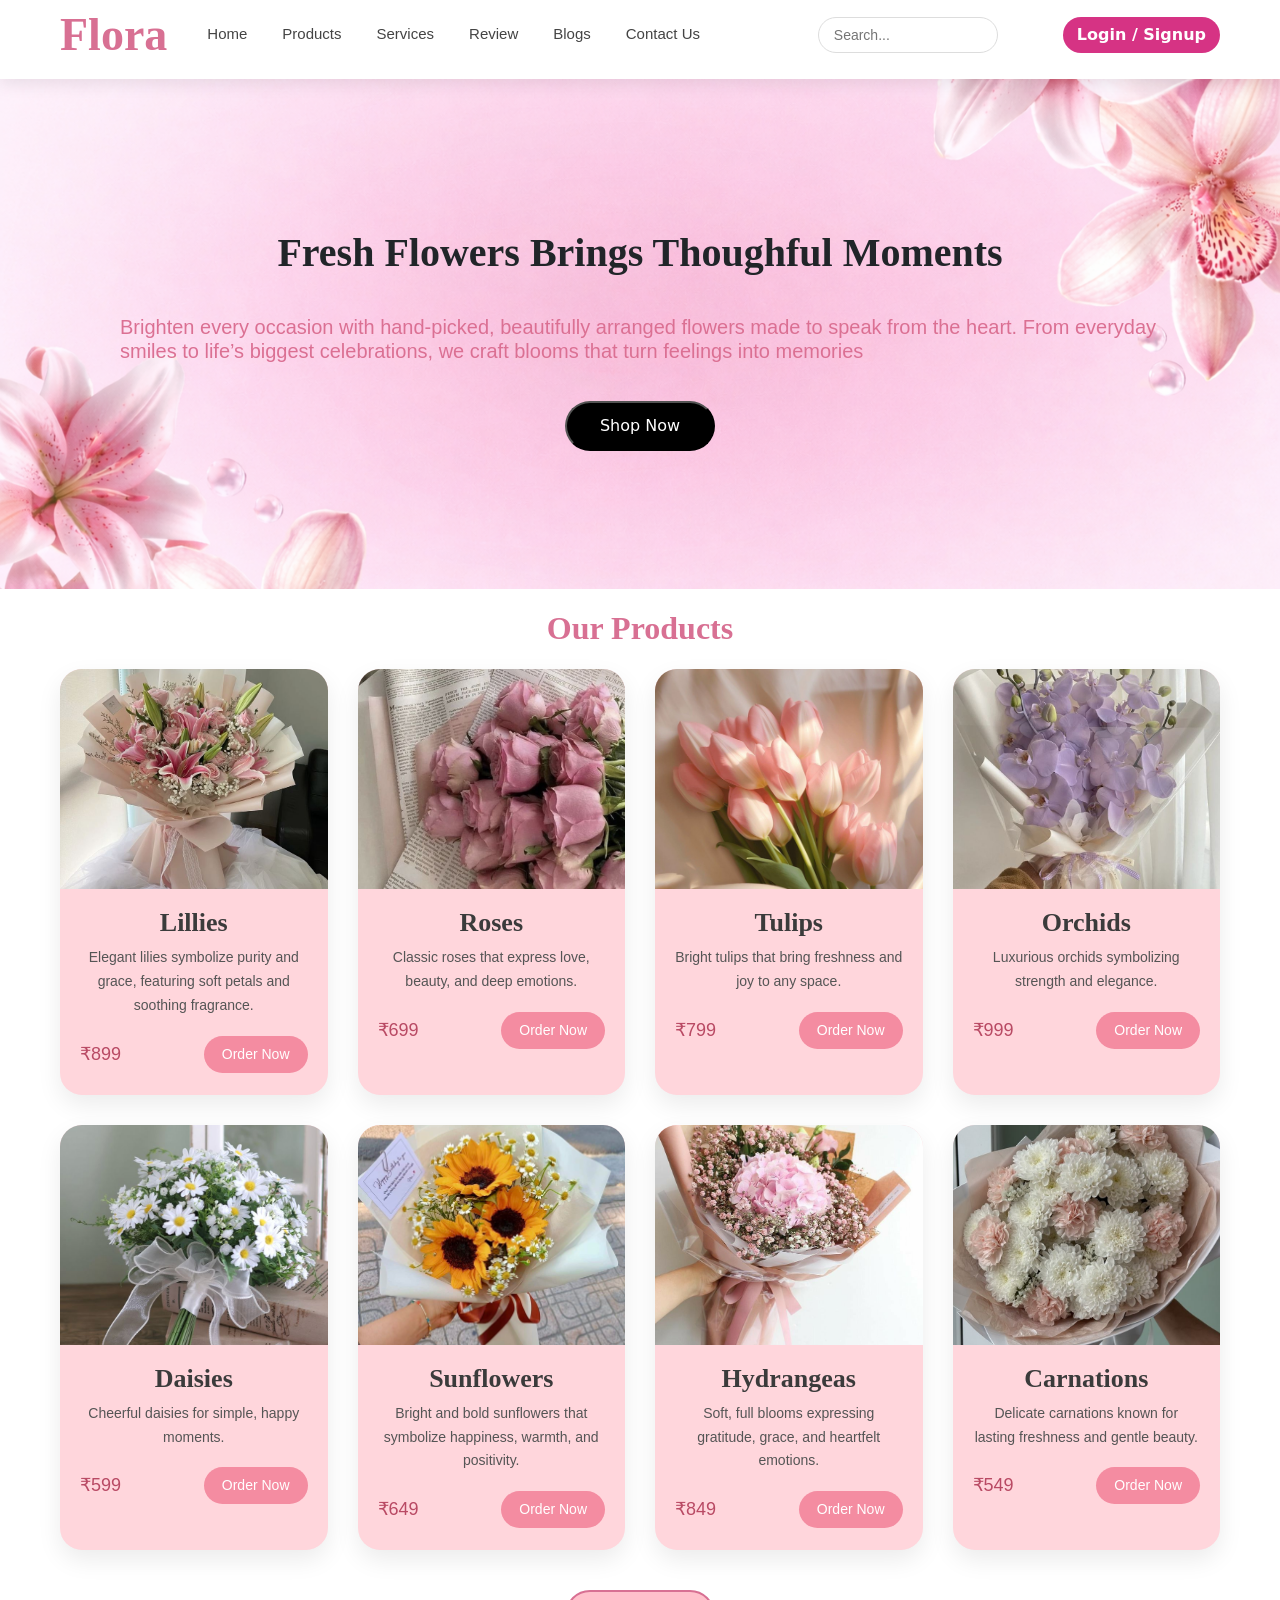
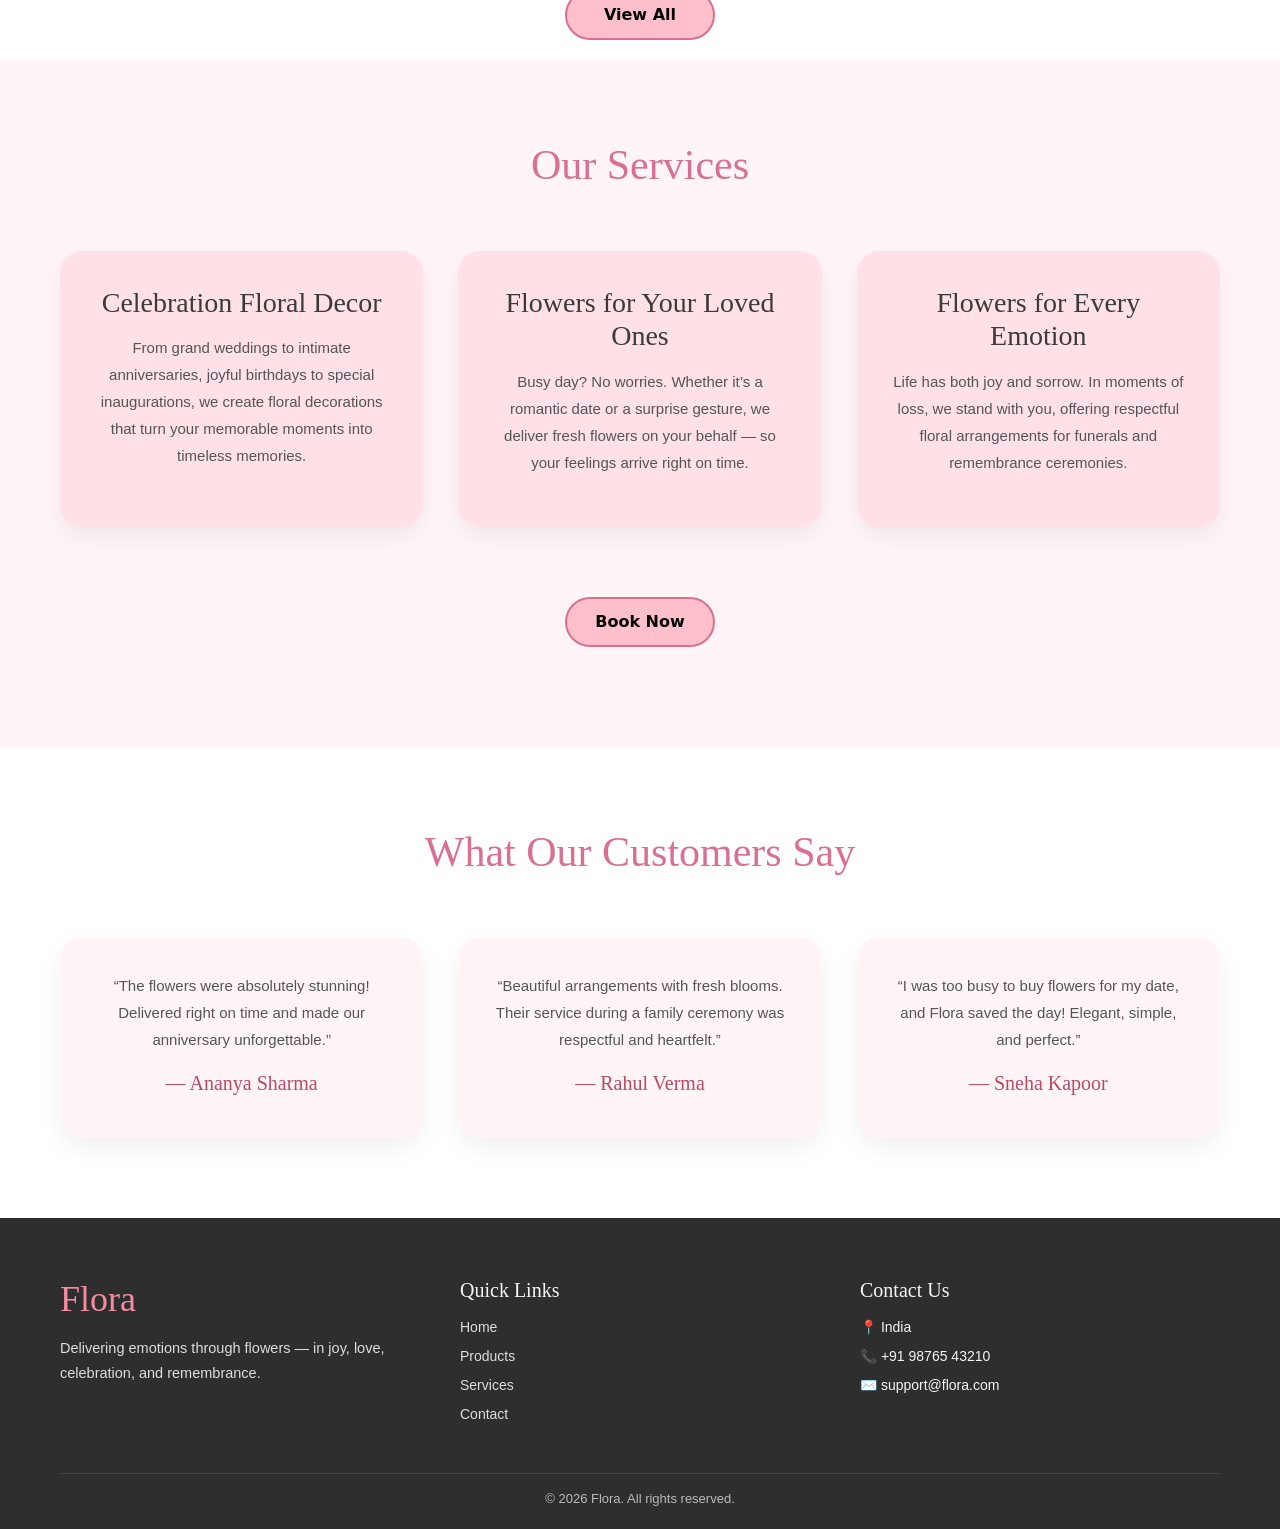
<file: index.html>
<!-- //original -->
<!DOCTYPE html>
<html lang="en">
<head>
    <meta charset="UTF-8">
    <meta name="viewport" content="width=device-width, initial-scale=1.0">
    <title>Document</title>
    
    <!-- bootstrap -->
    <link href="https://cdn.jsdelivr.net/npm/bootstrap@5.3.8/dist/css/bootstrap.min.css" rel="stylesheet" integrity="sha384-sRIl4kxILFvY47J16cr9ZwB07vP4J8+LH7qKQnuqkuIAvNWLzeN8tE5YBujZqJLB" crossorigin="anonymous">
    <link rel="stylesheet" href="./style.css">
</head>
<body>
    <!-- navbar -->
    <div class="my-navbar">
        <nav class="custom-nav">
            <div id="heading">
                <b>Flora</b>
            </div>
   <div class="nav-links">
    <a href="#home" class="nav-a">Home</a>
    <a href="#products" class="nav-a">Products</a>
    <a href="#services" class="nav-a">Services</a>
    <a href="#reviews" class="nav-a">Review</a>
    <a href="./blog.html" class="nav-a">Blogs</a>
    <a href="#footer" class="nav-a">Contact Us</a>
</div>


            <div class="search-bar">
                <input type="text" id="searchInput" placeholder="Search..." />

            </div>
            <div class="cart-profile">
                <button id="authBtn" class="auth-btn" onclick="openAuthModal()">
                        Login / Signup
                </button>

                <div id="profileIcon" style="display:none;">
                    <img src="images/profile.png" height="30px" alt="">
                </div>
            </div>
            
            
        </nav>
    </div>
    <!-- login/signup model-->
<div id="authModal" class="order-modal">
  <div class="order-box">
    <span class="close-btn" onclick="closeAuthModal()">×</span>

    <h2 id="authTitle">Login</h2>

    <form id="authForm" onsubmit="return handleAuth()">

      <input type="text" id="authName" placeholder="Full Name (Signup only)" style="display:none;">

      <input type="email" id="authEmail" placeholder="Email">

      <input type="password" id="authPassword" placeholder="Password">

      <button type="submit" class="submit-btn">Continue</button>

      <p style="text-align:center; margin-top:10px;">
        <span id="toggleText">New here?</span>
        <a href="#" onclick="toggleAuthMode()"> Signup</a>
      </p>

    </form>
  </div>
</div>

    <!-- herosection -->
     <div class="outer-hero">
       <div class="inner-hero">
            <h1 id="hero-main"><b>Fresh Flowers Brings Thoughful Moments</b></h1></div>   
            <div><h5 id="hero-secondary">Brighten every occasion with hand-picked, beautifully arranged flowers made to speak from the heart. From everyday smiles to life’s biggest celebrations, we craft blooms that turn feelings into memories</h3>
         </div>
        <a href="./products.html">
            <button id="hero-button">Shop Now</button>
        </a>
    </div>
    
    <!-- products section -->
     
    <div id="products"><b>Our Products</b></div>

<div id="all-products">

    <div class="flower-card">
        <img src="images/pink-lillies.jpg" alt="Lillies Bouquet">
        <div class="card-content">
            <h3>Lillies</h3>
            <p>Elegant lilies symbolize purity and grace, featuring soft petals and soothing fragrance.</p>
            <div class="card-footer">
                <span class="price">₹899</span>
        <button class="buy-btn" onclick="openOrderForm('Lillies')">Order Now</button>
            </div>
        </div>
    </div>

    <div class="flower-card">
        <img src="images/pink-roses.jpg" alt="Lillies Bouquet">
        <div class="card-content">
            <h3>Roses</h3>
            <p>Classic roses that express love, beauty, and deep emotions.</p>
            <div class="card-footer">
                <span class="price">₹699</span>
                <button class="buy-btn">Order Now</button>
            </div>
        </div>
    </div>

    <div class="flower-card">
        <img src="images/pink-tulips.jpg" alt="Tulips Bouquet">
        <div class="card-content">
            <h3>Tulips</h3>
            <p>Bright tulips that bring freshness and joy to any space.</p>
            <div class="card-footer">
                <span class="price">₹799</span>
                <button class="buy-btn">Order Now</button>
            </div>
        </div>
    </div>

    <div class="flower-card">
        <img src="images/orchids.jpg" alt="Orchids Bouquet">
        <div class="card-content">
            <h3>Orchids</h3>
            <p>Luxurious orchids symbolizing strength and elegance.</p>
            <div class="card-footer">
                <span class="price">₹999</span>
                <button class="buy-btn">Order Now</button>
            </div>
        </div>
    </div>

    <div class="flower-card">
        <img src="images/daisies.jpg" alt="Daisies Bouquet">
        <div class="card-content">
            <h3>Daisies</h3>
            <p>Cheerful daisies for simple, happy moments.</p>
            <div class="card-footer">
                <span class="price">₹599</span>
                <button class="buy-btn">Order Now</button>
            </div>
        </div>
    </div>
    <div class="flower-card">
    <img src="images/sunflowers.jpg" alt="Sunflowers Bouquet">
    <div class="card-content">
        <h3>Sunflowers</h3>
        <p>Bright and bold sunflowers that symbolize happiness, warmth, and positivity.</p>
        <div class="card-footer">
            <span class="price">₹649</span>
            <button class="buy-btn">Order Now</button>
        </div>
    </div>
</div>

<div class="flower-card">
    <img src="images/Hydrangeas.jpg" alt="Hydrangea Bouquet">
    <div class="card-content">
        <h3>Hydrangeas</h3>
        <p>Soft, full blooms expressing gratitude, grace, and heartfelt emotions.</p>
        <div class="card-footer">
            <span class="price">₹849</span>
            <button class="buy-btn">Order Now</button>
        </div>
    </div>
</div>

<div class="flower-card">
    <img src="images/Chrysanthemums.jpg" alt="Carnations Bouquet">
    <div class="card-content">
        <h3>Carnations</h3>
        <p>Delicate carnations known for lasting freshness and gentle beauty.</p>
        <div class="card-footer">
            <span class="price">₹549</span>
            <button class="buy-btn">Order Now</button>
        </div>
    </div>
</div>


</div>
<div class="text-center">
  <a href="./products.html">
    <button class="product-button"><b>View All</b></button>
  </a>
</div>

<!-- floral form section -->
<!-- Order Form Modal -->
<div id="orderModal" class="order-modal">
  <div class="order-box">
    <span class="close-btn" onclick="closeOrderForm()">×</span>

    <h2>Order Flowers</h2>

    <form id="orderForm" onsubmit="return validateOrderForm()">

      <label>Selected Flower</label>
      <input type="text" id="productName" readonly>

      <label>Your Name</label>
      <input type="text" id="customerName" placeholder="Enter your name">

      <label>Phone Number</label>
      <input type="tel" id="phone" placeholder="10-digit mobile number">

      <label>Delivery Address</label>
      <textarea id="address" placeholder="Enter delivery address"></textarea>

      <label>Quantity</label>
      <input type="number" id="quantity" min="1" value="1">

      <button type="submit" class="submit-btn">Place Order</button>

    </form>
  </div>
</div>


<!-- services section -->
<section id="services">
    <h2 class="section-title">Our Services</h2>

    <div class="services-container">

        <div class="service-card">
            <h3>Celebration Floral Decor</h3>
            <p>
                From grand weddings to intimate anniversaries, joyful birthdays to special inaugurations,
                we create floral decorations that turn your memorable moments into timeless memories.
            </p>
        </div>

        <div class="service-card">
            <h3>Flowers for Your Loved Ones</h3>
            <p>
                Busy day? No worries. Whether it’s a romantic date or a surprise gesture,
                we deliver fresh flowers on your behalf — so your feelings arrive right on time.
            </p>
        </div>

        <div class="service-card">
            <h3>Flowers for Every Emotion</h3>
            <p>
                Life has both joy and sorrow. In moments of loss, we stand with you,
                offering respectful floral arrangements for funerals and remembrance ceremonies.
            </p>
        </div>

    </div>
    <div class="text-center" style="margin-top:30px;">
        <button class="product-button" onclick="openServiceForm()">
            <b>Book Now</b>
        </button>
    </div>

</section>

<!-- service booking form -->
 
<div id="serviceModal" class="order-modal">
  <div class="order-box">
    <span class="close-btn" onclick="closeServiceForm()">×</span>

    <h2>Book Our Floral Services</h2>

    <form id="serviceForm" onsubmit="return validateServiceForm()">

      <label>Type of Function</label>
      <input type="text" id="functionType" placeholder="Wedding, Birthday, Anniversary">

      <label>Color Theme</label>
      <input type="text" id="colorTheme" placeholder="Pink, White, Pastel, Mixed">

      <label>Seasonal Flowers</label>
      <select id="seasonal">
        <option value="">Select</option>
        <option>Yes</option>
        <option>No</option>
      </select>

      <label>Type of Flowers</label>
      <input type="text" id="flowerType" placeholder="Roses, Orchids, Mixed">

      <label>Estimated Budget (₹)</label>
      <input type="number" id="budget" placeholder="Enter your budget">

      <label>Quantity Required</label>
      <input type="number" id="serviceQty" min="1">

      <label>Contact Name</label>
      <input type="text" id="serviceName" placeholder="Your name">

      <label>Phone Number</label>
      <input type="tel" id="servicePhone" placeholder="10-digit mobile number">

      <button type="submit" class="submit-btn">
        Book Service
      </button>

    </form>
  </div>
</div>


<!-- reviews section -->
<section id="reviews">
    <h2 class="section-title">What Our Customers Say</h2>

    <div class="reviews-container">

        <div class="review-card">
            <p>
                “The flowers were absolutely stunning! Delivered right on time and
                made our anniversary unforgettable.”
            </p>
            <h4>— Ananya Sharma</h4>
        </div>

        <div class="review-card">
            <p>
                “Beautiful arrangements with fresh blooms. Their service during a
                family ceremony was respectful and heartfelt.”
            </p>
            <h4>— Rahul Verma</h4>
        </div>

        <div class="review-card">
            <p>
                “I was too busy to buy flowers for my date, and Flora saved the day!
                Elegant, simple, and perfect.”
            </p>
            <h4>— Sneha Kapoor</h4>
        </div>

    </div>
</section>

<!-- footer -->
<footer class="footer" id="footer">
    <div class="footer-content">

        <div class="footer-brand">
            <h2>Flora</h2>
            <p>
                Delivering emotions through flowers — in joy, love, celebration,
                and remembrance.
            </p>
        </div>

        <div class="footer-links">
            <h4>Quick Links</h4>
            <a href="#">Home</a>
            <a href="#">Products</a>
            <a href="#">Services</a>
            <a href="#">Contact</a>
        </div>

        <div class="footer-contact">
            <h4>Contact Us</h4>
            <p>📍 India</p>
            <p>📞 +91 98765 43210</p>
            <p>✉️ support@flora.com</p>
        </div>

    </div>

    <div class="footer-bottom">
        © 2026 Flora. All rights reserved.
    </div>
</footer>
<script src="./script.js"></script>

</body>
</html>
</file>
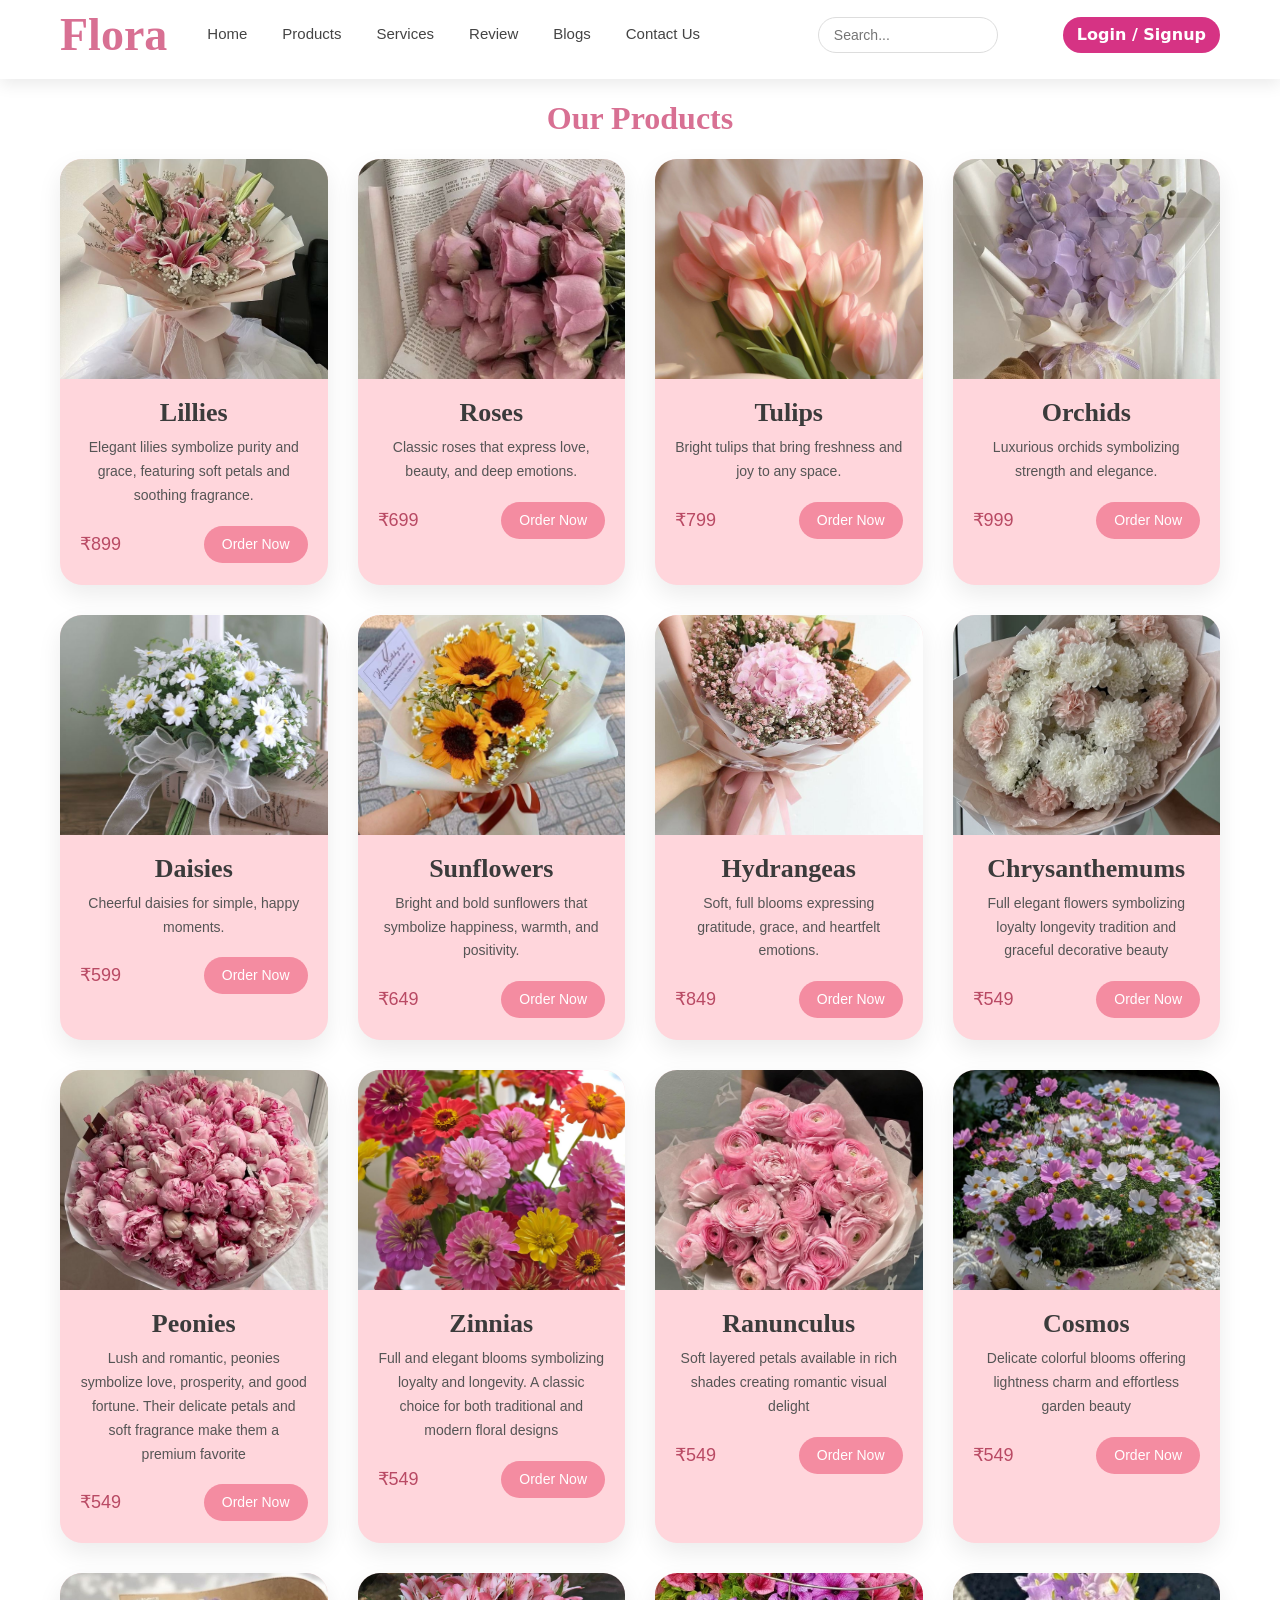
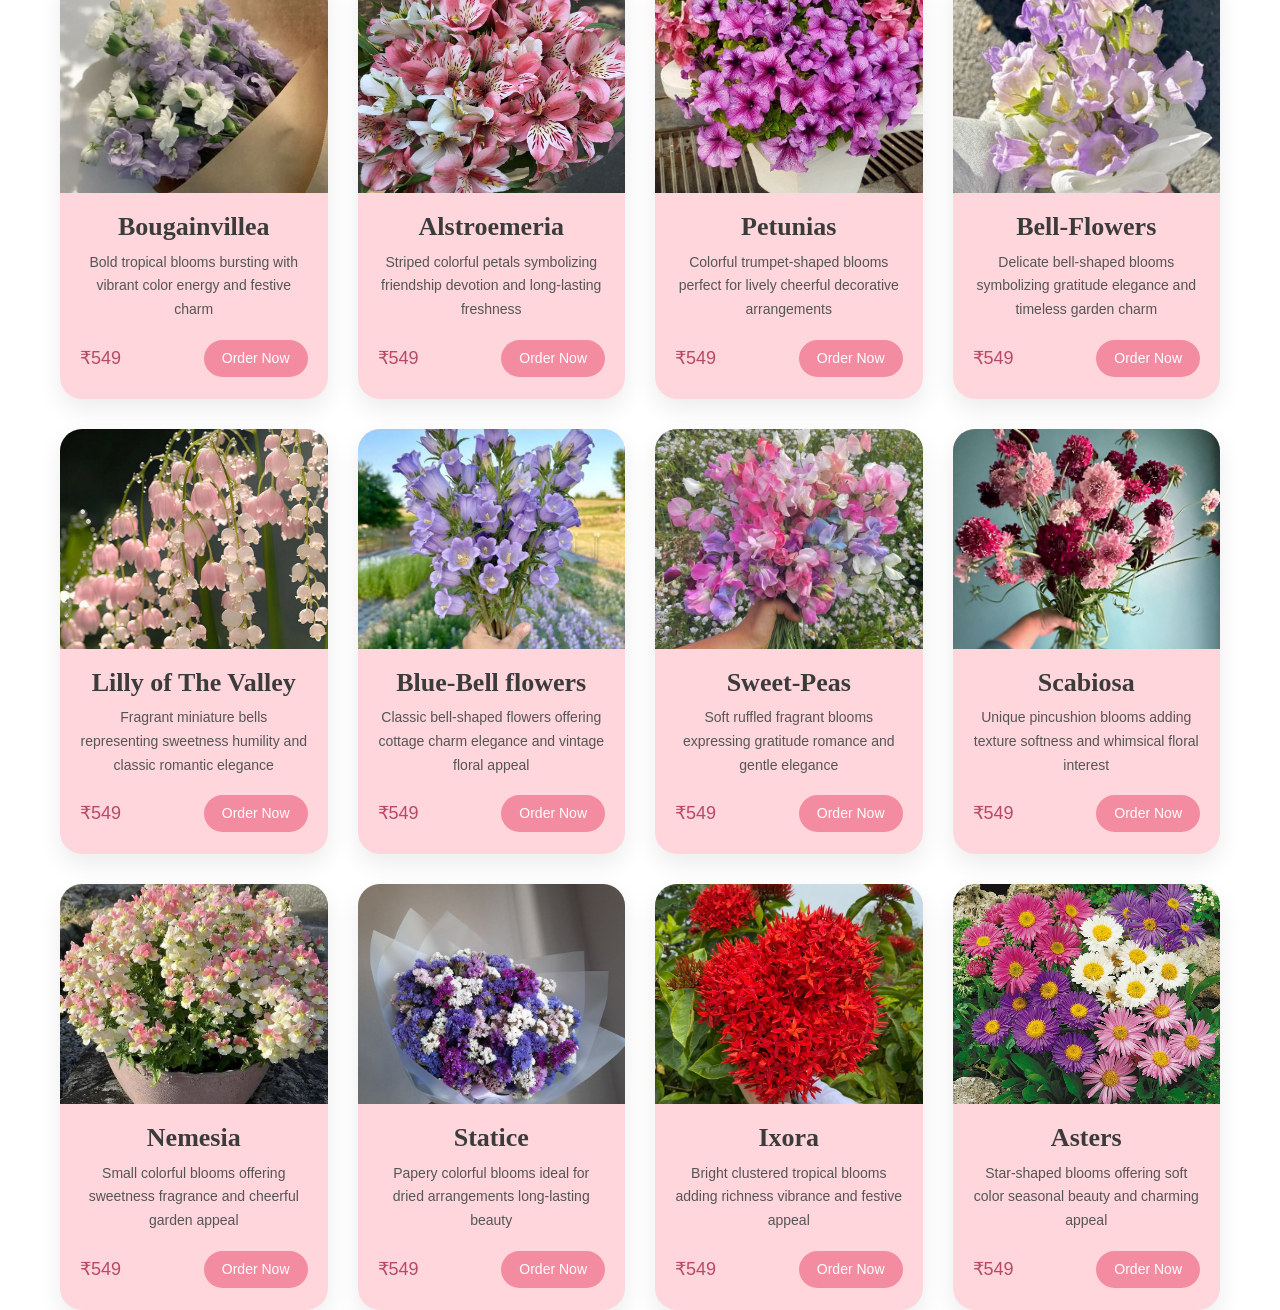
<file: products.html>
<!DOCTYPE html>
<html lang="en">
<head>
    <meta charset="UTF-8">
    <meta name="viewport" content="width=device-width, initial-scale=1.0">
    <title>All Products</title>

    <!-- bootstrap -->
    <link href="https://cdn.jsdelivr.net/npm/bootstrap@5.3.8/dist/css/bootstrap.min.css" rel="stylesheet">
    <link rel="stylesheet" href="./style.css">
</head>
<body>
 <div class="my-navbar">
        <nav class="custom-nav">
            <div id="heading">
                <b>Flora</b>
            </div>
   <div class="nav-links">
  <a href="./index.html" class="nav-a">Home</a>
  <a href="./index.html#products" class="nav-a">Products</a>
  <a href="./index.html#services" class="nav-a">Services</a>
  <a href="./index.html#reviews" class="nav-a">Review</a>
  <a href="./blog.html" class="nav-a">Blogs</a>
  <a href="./index.html#footer" class="nav-a">Contact Us</a>
</div>



            <div class="search-bar">
                <input type="text" id="searchInput" placeholder="Search..." />

            </div>
            <div class="cart-profile">
                <button id="authBtn" class="auth-btn" onclick="openAuthModal()">
                        Login / Signup
                </button>

                <div id="profileIcon" style="display:none;">
                    <img src="images/profile.png" height="30px" alt="">
                </div>
            </div>
            
            
        </nav>
    </div>
<div id="products"><b>Our Products</b></div>

<div id="all-products">

    <div class="flower-card">
        <img src="images/pink-lillies.jpg">
        <div class="card-content">
            <h3>Lillies</h3>
            <p>Elegant lilies symbolize purity and grace, featuring soft petals and soothing fragrance.</p>
            <div class="card-footer">
                <span class="price">₹899</span>
                <button class="buy-btn">Order Now</button>
            </div>
        </div>
    </div>

    <div class="flower-card">
        <img src="images/pink-roses.jpg">
        <div class="card-content">
            <h3>Roses</h3>
            <p>Classic roses that express love, beauty, and deep emotions.</p>
            <div class="card-footer">
                <span class="price">₹699</span>
                <button class="buy-btn">Order Now</button>
            </div>
        </div>
    </div>

    <div class="flower-card">
        <img src="images/pink-tulips.jpg">
        <div class="card-content">
            <h3>Tulips</h3>
            <p>Bright tulips that bring freshness and joy to any space.</p>
            <div class="card-footer">
                <span class="price">₹799</span>
                <button class="buy-btn">Order Now</button>
            </div>
        </div>
    </div>

    <div class="flower-card">
        <img src="images/orchids.jpg">
        <div class="card-content">
            <h3>Orchids</h3>
            <p>Luxurious orchids symbolizing strength and elegance.</p>
            <div class="card-footer">
                <span class="price">₹999</span>
                <button class="buy-btn">Order Now</button>
            </div>
        </div>
    </div>

    <div class="flower-card">
        <img src="images/daisies.jpg">
        <div class="card-content">
            <h3>Daisies</h3>
            <p>Cheerful daisies for simple, happy moments.</p>
            <div class="card-footer">
                <span class="price">₹599</span>
                <button class="buy-btn">Order Now</button>
            </div>
        </div>
    </div>

    <div class="flower-card">
        <img src="images/sunflowers.jpg">
        <div class="card-content">
            <h3>Sunflowers</h3>
            <p>Bright and bold sunflowers that symbolize happiness, warmth, and positivity.</p>
            <div class="card-footer">
                <span class="price">₹649</span>
                <button class="buy-btn">Order Now</button>
            </div>
        </div>
    </div>

    <div class="flower-card">
        <img src="images/Hydrangeas.jpg">
        <div class="card-content">
            <h3>Hydrangeas</h3>
            <p>Soft, full blooms expressing gratitude, grace, and heartfelt emotions.</p>
            <div class="card-footer">
                <span class="price">₹849</span>
                <button class="buy-btn">Order Now</button>
            </div>
        </div>
    </div>

    <div class="flower-card">
        <img src="images/Chrysanthemums.jpg">
        <div class="card-content">
            <h3>Chrysanthemums</h3>
            <p>Full elegant flowers symbolizing loyalty longevity tradition and graceful decorative beauty</p>
            <div class="card-footer">
                <span class="price">₹549</span>
                <button class="buy-btn">Order Now</button>
            </div>
        </div>
    </div>
    <div class="flower-card">
        <img src="images/peonies.jpg">
        <div class="card-content">
            <h3>Peonies</h3>
            <p>Lush and romantic, peonies symbolize love, prosperity, and good fortune. Their delicate petals and soft fragrance make them a premium favorite</p>
            <div class="card-footer">
                <span class="price">₹549</span>
                <button class="buy-btn">Order Now</button>
            </div>
        </div>
    </div>
    <div class="flower-card">
        <img src="images/Zinnias.jpg">
        <div class="card-content">
            <h3>Zinnias</h3>
            <p>Full and elegant blooms symbolizing loyalty and longevity. A classic choice for both traditional and modern floral designs</p>
            <div class="card-footer">
                <span class="price">₹549</span>
                <button class="buy-btn">Order Now</button>
            </div>
        </div>
    </div>
    <div class="flower-card">
        <img src="images/Ranunculus.jpg">
        <div class="card-content">
            <h3>Ranunculus</h3>
            <p>Soft layered petals available in rich shades creating romantic visual delight</p>
            <div class="card-footer">
                <span class="price">₹549</span>
                <button class="buy-btn">Order Now</button>
            </div>
        </div>
    </div>
    <div class="flower-card">
        <img src="images/cosmos.jpg">
        <div class="card-content">
            <h3>Cosmos</h3>
            <p>Delicate colorful blooms offering lightness charm and effortless garden beauty</p>
            <div class="card-footer">
                <span class="price">₹549</span>
                <button class="buy-btn">Order Now</button>
            </div>
        </div>
    </div>
    <div class="flower-card">
        <img src="images/Bougainvillea.jpg">
        <div class="card-content">
            <h3>Bougainvillea</h3>
            <p>Bold tropical blooms bursting with vibrant color energy and festive charm</p>
            <div class="card-footer">
                <span class="price">₹549</span>
                <button class="buy-btn">Order Now</button>
            </div>
        </div>
    </div>
    <div class="flower-card">
        <img src="images/Alstroemeria.jpg">
        <div class="card-content">
            <h3>Alstroemeria</h3>
            <p>Striped colorful petals symbolizing friendship devotion and long-lasting freshness</p>
            <div class="card-footer">
                <span class="price">₹549</span>
                <button class="buy-btn">Order Now</button>
            </div>
        </div>
    </div>
    <div class="flower-card">
        <img src="images/petunia.jpg">
        <div class="card-content">
            <h3>Petunias</h3>
            <p>Colorful trumpet-shaped blooms perfect for lively cheerful decorative arrangements</p>
            <div class="card-footer">
                <span class="price">₹549</span>
                <button class="buy-btn">Order Now</button>
            </div>
        </div>
    </div>
    <div class="flower-card">
        <img src="images/bell-flowers.jpg">
        <div class="card-content">
            <h3>Bell-Flowers</h3>
            <p>Delicate bell-shaped blooms symbolizing gratitude elegance and timeless garden charm</p>
            <div class="card-footer">
                <span class="price">₹549</span>
                <button class="buy-btn">Order Now</button>
            </div>
        </div>
    </div>
    <div class="flower-card">
        <img src="images/lilly-of-thevalley.jpg">
        <div class="card-content">
            <h3>Lilly of The Valley</h3>
            <p>Fragrant miniature bells representing sweetness humility and classic romantic elegance</p>
            <div class="card-footer">
                <span class="price">₹549</span>
                <button class="buy-btn">Order Now</button>
            </div>
        </div>
    </div>
    <div class="flower-card">
        <img src="images/bluebell flowers.jpg">
        <div class="card-content">
            <h3>Blue-Bell flowers</h3>
            <p>Classic bell-shaped flowers offering cottage charm elegance and vintage floral appeal</p>
            <div class="card-footer">
                <span class="price">₹549</span>
                <button class="buy-btn">Order Now</button>
            </div>
        </div>
    </div>
    <div class="flower-card">
        <img src="images/sweet-peas.jpg">
        <div class="card-content">
            <h3>Sweet-Peas</h3>
            <p>Soft ruffled fragrant blooms expressing gratitude romance and gentle elegance</p>
            <div class="card-footer">
                <span class="price">₹549</span>
                <button class="buy-btn">Order Now</button>
            </div>
        </div>
    </div>
    <div class="flower-card">
        <img src="images/Scabioas.jpg">
        <div class="card-content">
            <h3>Scabiosa</h3>
            <p>Unique pincushion blooms adding texture softness and whimsical floral interest</p>
            <div class="card-footer">
                <span class="price">₹549</span>
                <button class="buy-btn">Order Now</button>
            </div>
        </div>
    </div>
    <div class="flower-card">
        <img src="images/Nemesia.jpg">
        <div class="card-content">
            <h3>Nemesia</h3>
            <p>Small colorful blooms offering sweetness fragrance and cheerful garden appeal</p>
            <div class="card-footer">
                <span class="price">₹549</span>
                <button class="buy-btn">Order Now</button>
            </div>
        </div>
    </div>
    <div class="flower-card">
        <img src="images/Statice.jpg">
        <div class="card-content">
            <h3>Statice</h3>
            <p>Papery colorful blooms ideal for dried arrangements long-lasting beauty</p>
            <div class="card-footer">
                <span class="price">₹549</span>
                <button class="buy-btn">Order Now</button>
            </div>
        </div>
    </div>
    <div class="flower-card">
        <img src="images/ixora.jpg">
        <div class="card-content">
            <h3>Ixora</h3>
            <p>Bright clustered tropical blooms adding richness vibrance and festive appeal</p>
            <div class="card-footer">
                <span class="price">₹549</span>
                <button class="buy-btn">Order Now</button>
            </div>
        </div>
    </div>
    <div class="flower-card">
        <img src="images/asters.jpg">
        <div class="card-content">
            <h3>Asters</h3>
            <p>Star-shaped blooms offering soft color seasonal beauty and charming appeal</p>
            <div class="card-footer">
                <span class="price">₹549</span>
                <button class="buy-btn">Order Now</button>
            </div>
        </div>
    </div>
    
</div>
<!-- floral form section -->
<!-- Order Form Modal -->
<div id="orderModal" class="order-modal">
  <div class="order-box">
    <span class="close-btn" onclick="closeOrderForm()">×</span>

    <h2>Order Flowers</h2>

    <form id="orderForm" onsubmit="return validateOrderForm()">

      <label>Selected Flower</label>
      <input type="text" id="productName" readonly>

      <label>Your Name</label>
      <input type="text" id="customerName" placeholder="Enter your name">

      <label>Phone Number</label>
      <input type="tel" id="phone" placeholder="10-digit mobile number">

      <label>Delivery Address</label>
      <textarea id="address" placeholder="Enter delivery address"></textarea>

      <label>Quantity</label>
      <input type="number" id="quantity" min="1" value="1">

      <button type="submit" class="submit-btn">Place Order</button>

    </form>
  </div>
</div>
<!-- hiiii -->
<script src="./script.js"></script>
</body>
</html>
</file>
<file: style.css>
/* //original */
.my-navbar{
    height: auto;         
    padding-bottom: 10px;
    background: #fff;
    box-shadow: 0 6px 15px rgba(0,0,0,0.08);
    position: sticky;
    top: 0;
    z-index: 100;
}

.custom-nav{
    height: 100%;
    display: flex;
    align-items: center;
    padding: 0 60px;
    gap: 40px;
}

/* logo */
#heading{
    font-family: 'Cormorant Garamond', serif;
    font-size: 46px;
    color: #d87093;
    margin: 0;
}

.search-bar{
    margin-left: auto;
}
.nav-links{
    display: flex;
    gap: 35px;
}

.nav-a{
    text-decoration: none;
    font-family: 'Poppins', sans-serif;
    font-size: 15px;
    font-weight: 500;
    color: #444;
    position: relative;
    padding: 5px 0;
    transition: color 0.3s ease;
}

.nav-a:hover{
    color: #d87093;
}

/* soft underline hover */
.nav-a::after{
    content: "";
    position: absolute;
    width: 0%;
    height: 2px;
    background: #d87093;
    left: 0;
    bottom: -3px;
    transition: width 0.3s ease;
}

.nav-a:hover::after{
    width: 100%;
}

#searchInput{
    height: 36px;
    width: 180px;
    border-radius: 20px;
    border: 1px solid #ddd;
    padding: 0 15px;
    font-family: 'Poppins', sans-serif;
    font-size: 14px;
}

#searchInput:focus{
    outline: none;
    border-color: #d87093;
}

.cart-profile{
    display: flex;
    gap: 25px;
    margin-left: 25px;
}

.cart-profile img{
    cursor: pointer;
    transition: transform 0.2s ease;
}

.cart-profile img:hover{
    transform: scale(1.1);
}
/* login/signup */
.auth-btn {
  background: #d63384;
  color: white;
  border: none;
  padding: 6px 14px;
  border-radius: 20px;
  font-weight: 600;
}

.auth-btn:hover {
  background: #b02a6f;
}

/* nav-media */
@media (max-width: 900px) {

  
  .search-bar,
  .cart-profile {
    display: none;
  }

  
  .custom-nav {
    padding: 12px 20px;
    gap: 12px;
  }

 
  .my-navbar {
    padding-bottom: 8px;
  }
}

/* hiiii */

/* Mobile phones */
@media (max-width: 480px) {

  #heading {
    font-size: 32px;
  }

  .nav-a {
    font-size: 14px;
  }

  #searchInput {
    width: 150px;
  }
}

.outer-hero {
    width: 100%;
    height:510px;
    /* margin-top:2px; */
    background: url("./images/heroimage.png") ;
    background-repeat: no-repeat;
    background-position: center;
    background-size: cover;
    display:flex;
    justify-items: center;
    align-items: center;
    flex-direction: column;
    padding-top:150px;
    padding-left: 120px;
    padding-right:120px;
    gap:30px;

}

#hero-secondary{
    color:palevioletred;
    font-family: 'Inter', sans-serif; 
}
#hero-main{
    font-family: 'Playfair Display', serif;
}
#hero-button{
    border-radius:40px;
    height:50px;
    width:150px;
    background-color: black;
    color:white;
        /* box-shadow: 0 6px 10px -2px rgba(0,0,0,0.25); */


}
/* container of all cards */
#all-products{
    display: grid;
    grid-template-columns: repeat(auto-fit, minmax(260px, 1fr));
    gap: 30px;
    padding: 0 60px;
}

/* individual card */
.flowers-cards{
    background-color: pink;
    padding: 10px;
    border-radius: 10px;
    text-align: center;
    margin-left: 10px;
    margin-right:10px;
height:400px;
}
.flowers-cards h3 {
    font-family: 'Quicksand', sans-serif;
    font-weight: 500;
    font-size: 26px;
    letter-spacing: 1px;
    color: #2e2e2e;
    margin-bottom: 10px;
}
.flowers-card p {
    font-family: 'Poppins', sans-serif;
    font-size: 14.5px;
    font-weight: 400;
    line-height: 1.7;
    color: #444;
}
/* image inside card */
.flowers-cards img{
    width: 100%;
    height: 50%;
    object-fit: cover;
    border-radius: 8px;
}
#products{
    height:50px;
    font-size:xx-large;
    font-family:cursive;
    text-align:center;
    color:#d87093;
    margin-top:15px;
    margin-bottom: 15px;
}
.product-button{
    background-color: pink;
    border: 2px solid #d87093;
    height:50px;
    width:150px;
    border-radius: 40px;
    margin: 40px auto 20px;
}

.flower-card{
    background: #ffd6dc;
    border-radius: 22px;
    overflow: hidden;
    box-shadow: 0 10px 25px rgba(0,0,0,0.08);
    transition: transform 0.3s ease;
}


.flower-card:hover{
    transform: translateY(-6px);
}

.flower-card img{
    width: 100%;
    height: 220px;
    object-fit: cover;
}

.card-content{
    padding: 18px 20px 22px;
    text-align: center;
}

.card-content h3{
    font-family: 'Cormorant Garamond', serif;
    font-size: 26px;
    font-weight: 600;
    color: #3b3b3b;
    margin-bottom: 8px;
}

.card-content p{
    font-family: 'Poppins', sans-serif;
    font-size: 14px;
    line-height: 1.7;
    color: #555;
    margin-bottom: 18px;
}

.card-footer{
    display: flex;
    align-items: center;
    justify-content: space-between;
}

.price{
    font-family: 'Poppins', sans-serif;
    font-size: 18px;
    font-weight: 500;
    color: #b94a64;
}

.buy-btn{
    background: #f48ca1;
    border: none;
    padding: 8px 18px;
    border-radius: 20px;
    font-family: 'Poppins', sans-serif;
    font-size: 14px;
    color: white;
    cursor: pointer;
    transition: background 0.3s ease;
}

.buy-btn:hover{
    background: #e6728a;
}


#services{
    padding: 80px 60px;
    background-color: #fff5f7;
}

.section-title{
    text-align: center;
    font-family: 'Playfair Display', serif;
    font-size: 42px;
    color: #d87093;
    margin-bottom: 60px;
}

.services-container{
    display: grid;
    grid-template-columns: repeat(auto-fit, minmax(280px, 1fr));
    gap: 35px;
}

.service-card{
    background: #ffe1e7;
    padding: 35px 30px;
    border-radius: 22px;
    box-shadow: 0 10px 25px rgba(0,0,0,0.06);
    text-align: center;
}

.service-card h3{
    font-family: 'Cormorant Garamond', serif;
    font-size: 28px;
    color: #3b3b3b;
    margin-bottom: 15px;
}

.service-card p{
    font-family: 'Poppins', sans-serif;
    font-size: 15px;
    line-height: 1.8;
    color: #555;
}
.footer{
    background: #2e2e2e;
    color: #f5f5f5;
    padding: 60px 60px 20px;
}

.footer-content{
    display: grid;
    grid-template-columns: repeat(auto-fit, minmax(250px, 1fr));
    gap: 40px;
    margin-bottom: 40px;
}

.footer-brand h2{
    font-family: 'Cormorant Garamond', serif;
    font-size: 36px;
    color: #f48ca1;
    margin-bottom: 15px;
}

.footer-brand p{
    font-family: 'Poppins', sans-serif;
    font-size: 14.5px;
    line-height: 1.7;
    color: #ddd;
}

.footer-links h4,
.footer-contact h4{
    font-family: 'Playfair Display', serif;
    font-size: 20px;
    margin-bottom: 15px;
}

.footer-links a{
    display: block;
    color: #ddd;
    text-decoration: none;
    margin-bottom: 8px;
    font-family: 'Poppins', sans-serif;
    font-size: 14px;
}

.footer-links a:hover{
    color: #f48ca1;
}

.footer-contact p{
    font-family: 'Poppins', sans-serif;
    font-size: 14px;
    margin-bottom: 8px;
}

.footer-bottom{
    text-align: center;
    font-family: 'Poppins', sans-serif;
    font-size: 13px;
    color: #bbb;
    border-top: 1px solid rgba(255,255,255,0.1);
    padding-top: 15px;
}

#reviews{
    padding: 80px 60px;
    background: #fff;
}

.reviews-container{
    display: grid;
    grid-template-columns: repeat(auto-fit, minmax(280px, 1fr));
    gap: 35px;
}

.review-card{
    background: #fff5f7;
    padding: 35px 30px;
    border-radius: 22px;
    box-shadow: 0 10px 25px rgba(0,0,0,0.06);
    text-align: center;
}

.review-card p{
    font-family: 'Poppins', sans-serif;
    font-size: 15px;
    line-height: 1.8;
    color: #555;
    margin-bottom: 18px;
}

.review-card h4{
    font-family: 'Cormorant Garamond', serif;
    font-size: 20px;
    color: #b94a64;
}
/* orderform css */
/* Order Modal */
.order-modal {
  display: none;
  position: fixed;
  inset: 0;
  background: rgba(0,0,0,0.6);
  z-index: 999;
  /* display: flex; */
  justify-content: center;
  align-items: center;
}

.order-box {
  background: #fff;
  width: 380px;
  padding: 25px;
  border-radius: 12px;
  position: relative;
  font-family: inherit;
}

.order-box h2 {
  text-align: center;
  margin-bottom: 20px;
  color: #d63384;
}

.order-box label {
  font-weight: 600;
  margin-top: 10px;
  display: block;
}

.order-box input,
.order-box textarea {
  width: 100%;
  padding: 8px;
  margin-top: 4px;
  border-radius: 6px;
  border: 1px solid #ccc;
}

.order-box textarea {
  resize: none;
  height: 70px;
}

.submit-btn {
  width: 100%;
  margin-top: 15px;
  background: #d63384;
  color: white;
  padding: 10px;
  border: none;
  border-radius: 8px;
  font-weight: bold;
}

.submit-btn:hover {
  background: #b02a6f;
}

.close-btn {
  position: absolute;
  top: 10px;
  right: 15px;
  font-size: 22px;
  cursor: pointer;
}
 /* service booking form  */
 /* ============================
   SERVICE BOOKING MODAL STYLES
   ============================ */

/* Reuse existing modal but enhance spacing for service form */
#serviceModal .order-box {
  width: 420px;
  max-height: 85vh;
  overflow-y: auto;
}

/* Inputs & select styling */
#serviceModal input,
#serviceModal select {
  width: 100%;
  padding: 9px 10px;
  margin-top: 5px;
  border-radius: 8px;
  border: 1px solid #ddd;
  font-size: 14px;
  transition: border 0.2s ease;
}

#serviceModal input:focus,
#serviceModal select:focus {
  outline: none;
  border-color: #d63384;
}

/* Labels */
#serviceModal label {
  font-weight: 600;
  margin-top: 12px;
  display: block;
  color: #444;
  font-size: 14px;
}

/* Submit button (same theme) */
#serviceModal .submit-btn {
  background: #d63384;
  color: white;
  border-radius: 10px;
  padding: 11px;
  margin-top: 18px;
  font-size: 15px;
}

#serviceModal .submit-btn:hover {
  background: #b02a6f;
}

/* Scrollbar styling (optional but classy) */
#serviceModal .order-box::-webkit-scrollbar {
  width: 6px;
}

#serviceModal .order-box::-webkit-scrollbar-thumb {
  background: #e5a1c2;
  border-radius: 10px;
}

/* ============================
   RESPONSIVENESS
   ============================ */

/* Tablets */
@media (max-width: 768px) {
  #serviceModal .order-box {
    width: 90%;
    padding: 22px;
  }
}

/* Mobile devices */
@media (max-width: 480px) {
  #serviceModal .order-box {
    width: 95%;
    padding: 18px;
    border-radius: 14px;
  }

  #serviceModal h2 {
    font-size: 20px;
  }

  #serviceModal label {
    font-size: 13px;
  }

  #serviceModal input,
  #serviceModal select {
    font-size: 13px;
    padding: 8px;
  }

  #serviceModal .submit-btn {
    font-size: 14px;
    padding: 10px;
  }
}
</file>
